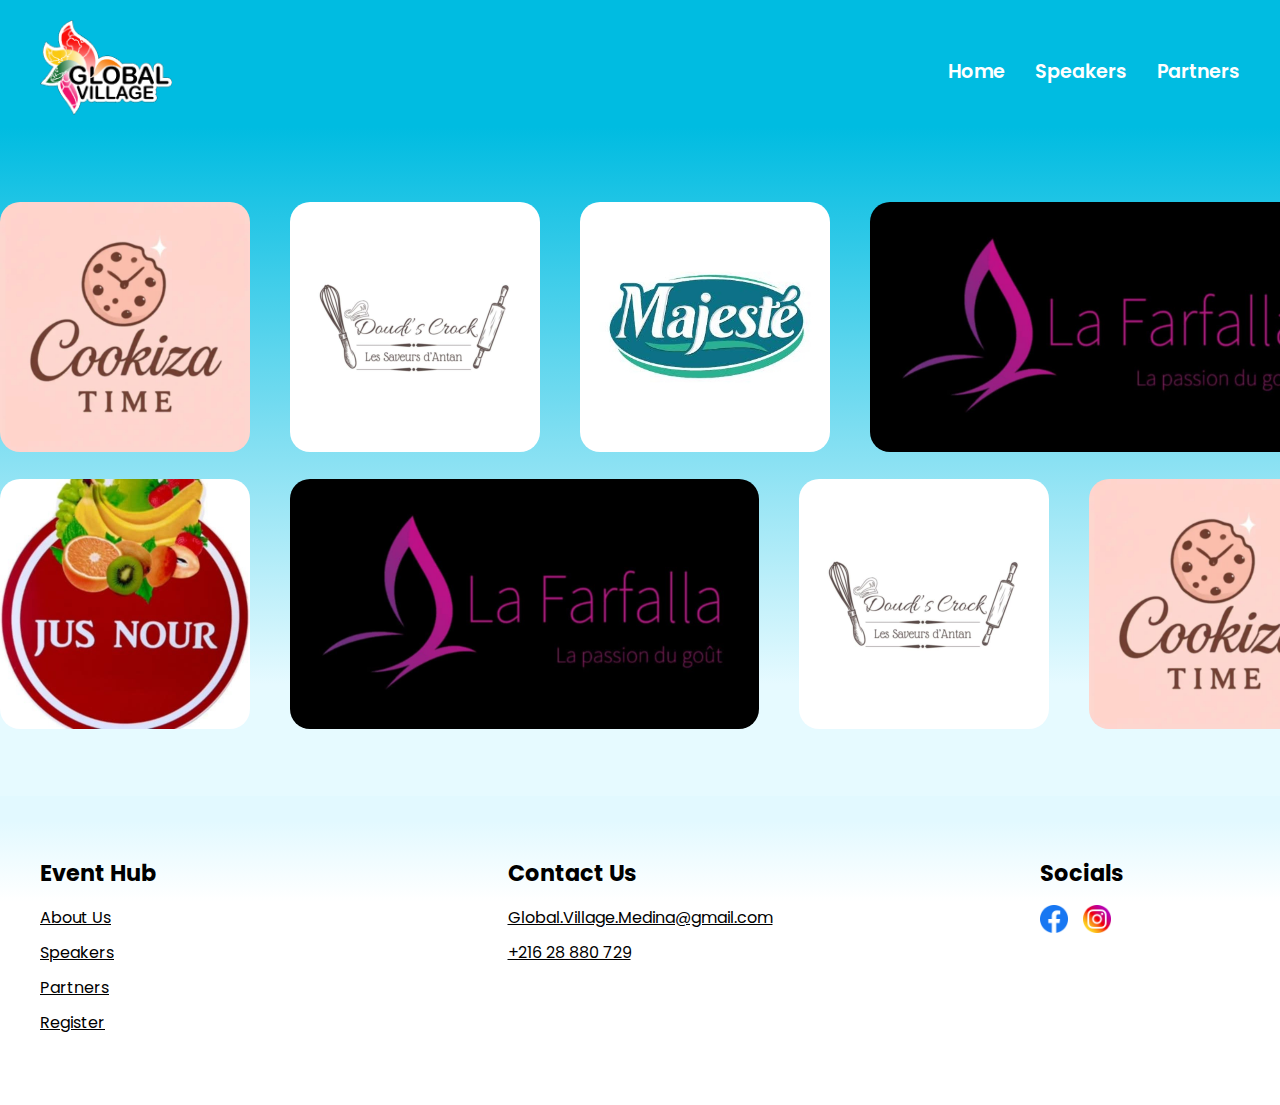
<file: partners.html>
<!DOCTYPE html>
<html lang="en">
<head>
  <meta charset="UTF-8" />
  <meta name="viewport" content="width=device-width, initial-scale=1.0"/>
  <title>Register</title>
  <link rel="stylesheet" href="style.css" />
  <link href="https://fonts.googleapis.com/css2?family=Poppins:wght@300;400;600;700&display=swap" rel="stylesheet">
  <link rel="icon" type="image/png" href="img/favicon.png">
</head>
<body>

  <div class="ab">
    <header class="header">
      <a href="index.html"> <img src="img/favicon.png" alt="Global Village Logo" class="logo" /></a>
      <div class="hamburger" id="hamburger">&#9776;</div>
      <nav id="nav-menu">
        <a href="./index.html">Home</a>
        <a href="./speakers.html">Speakers</a>
        <a href="./partners.html">Partners</a>
      </nav>
    </header>

    <!-- Partners Section -->
    <section class="partner-section">
      <!-- First Row -->
      <div class="scroll-bar">
        <div class="scroll-content">
          
          <img src="./img/p4.jpeg" alt="">
          <img src="./img/p5.jpeg" alt="">
            <img src="./img/p1.jpg" alt="">
            <img src="./img/p6.jpeg" alt="">
          <img src="./img/p7.jpeg" alt="">
          <img src="./img/p2.jpeg" alt="">
          <img src="./img/p3.jpeg" alt="">
          
          <img src="./img/p5.jpeg" alt="">
          <img src="./img/p6.jpeg" alt="">
          <img src="./img/p7.jpeg" alt="">
                    <img src="./img/p4.jpeg" alt="">

          <img src="./img/p1.jpg" alt="">
          <img src="./img/p2.jpeg" alt="">
          <img src="./img/p3.jpeg" alt="">
        </div>
      </div>

      <!-- Second Row (reverse direction) -->
      <div class="scroll-bar reverse">
        <div class="scroll-content">
          <img src="./img/p7.jpeg" alt="">
          <img src="./img/p6.jpeg" alt="">
          <img src="./img/p5.jpeg" alt="">
          <img src="./img/p4.jpeg" alt="">
          <img src="./img/p3.jpeg" alt="">
          <img src="./img/p2.jpeg" alt="">
          <img src="./img/p1.jpg" alt="">

          <img src="./img/p7.jpeg" alt="">
          <img src="./img/p6.jpeg" alt="">
          <img src="./img/p5.jpeg" alt="">
          <img src="./img/p4.jpeg" alt="">
          <img src="./img/p3.jpeg" alt="">
          <img src="./img/p2.jpeg" alt="">
          <img src="./img/p1.jpg" alt="">
        </div>
      </div>
    </section>

    <style>
      .partner-section {
        padding: 40px 0;
      }

      .scroll-bar {
        overflow: hidden;
        white-space: nowrap;
        position: relative;
        user-select: none;
        margin: 20px 0;
      }

      .scroll-content {
        display: inline-flex;
        gap: 40px;
        animation: scroll-left 20s linear infinite;
      }

      .reverse .scroll-content {
        animation: scroll-right 25s linear infinite;
      }

      .scroll-content img {
        height: 250px;
        border-radius: 20PX;
        pointer-events: none;
      }
       @media (max-width: 400px) {
        .scroll-content img {
          height: 200px;
        }
      }
      @keyframes scroll-left {
        0% { transform: translateX(0); }
        100% { transform: translateX(-50%); }
      }

      @keyframes scroll-right {
        0% { transform: translateX(-50%); }
        100% { transform: translateX(0); }
      }
    </style>

  </div>

  <footer>
    <div class="footer-grid">
      <div class="footer-column">
        <h4>Event Hub</h4>
        <ul>
          <li><a href="./index.html">About Us</a></li>
          <li><a href="./speakers.html">Speakers</a></li>
          <li><a href="./partners.html">Partners</a></li>
          <li><a href="./register.html">Register</a></li>
        </ul>
      </div>

      <div class="footer-column">
        <h4>Contact Us</h4>
        <ul>
          <li><a href="mailto:Global.Village.Medina@gmail.com">Global.Village.Medina@gmail.com</a></li>
          <li><a href="tel:+21628880729">+216 28 880 729</a></li>
        </ul>
      </div>

      <div class="footer-column">
        <h4>Socials</h4>
        <div class="social-icons">
          <a href="https://www.facebook.com/events/728683419516837" target="_blank"><img src="img/facebook.png" alt="Facebook Icon" /></a>
          <a href="https://www.instagram.com/global_village_2k25/" target="_blank"><img src="img/instagram.png" alt="Instagram Icon" /></a>
        </div>
      </div>
    </div>
  </footer>

  <!-- Shared JS (hamburger, etc.) -->
  <script>
    const hamburger = document.getElementById("hamburger");
    const navMenu = document.getElementById("nav-menu");
    hamburger.addEventListener("click", () => navMenu.classList.toggle("active"));
  </script>

</body>
</html>
</file>
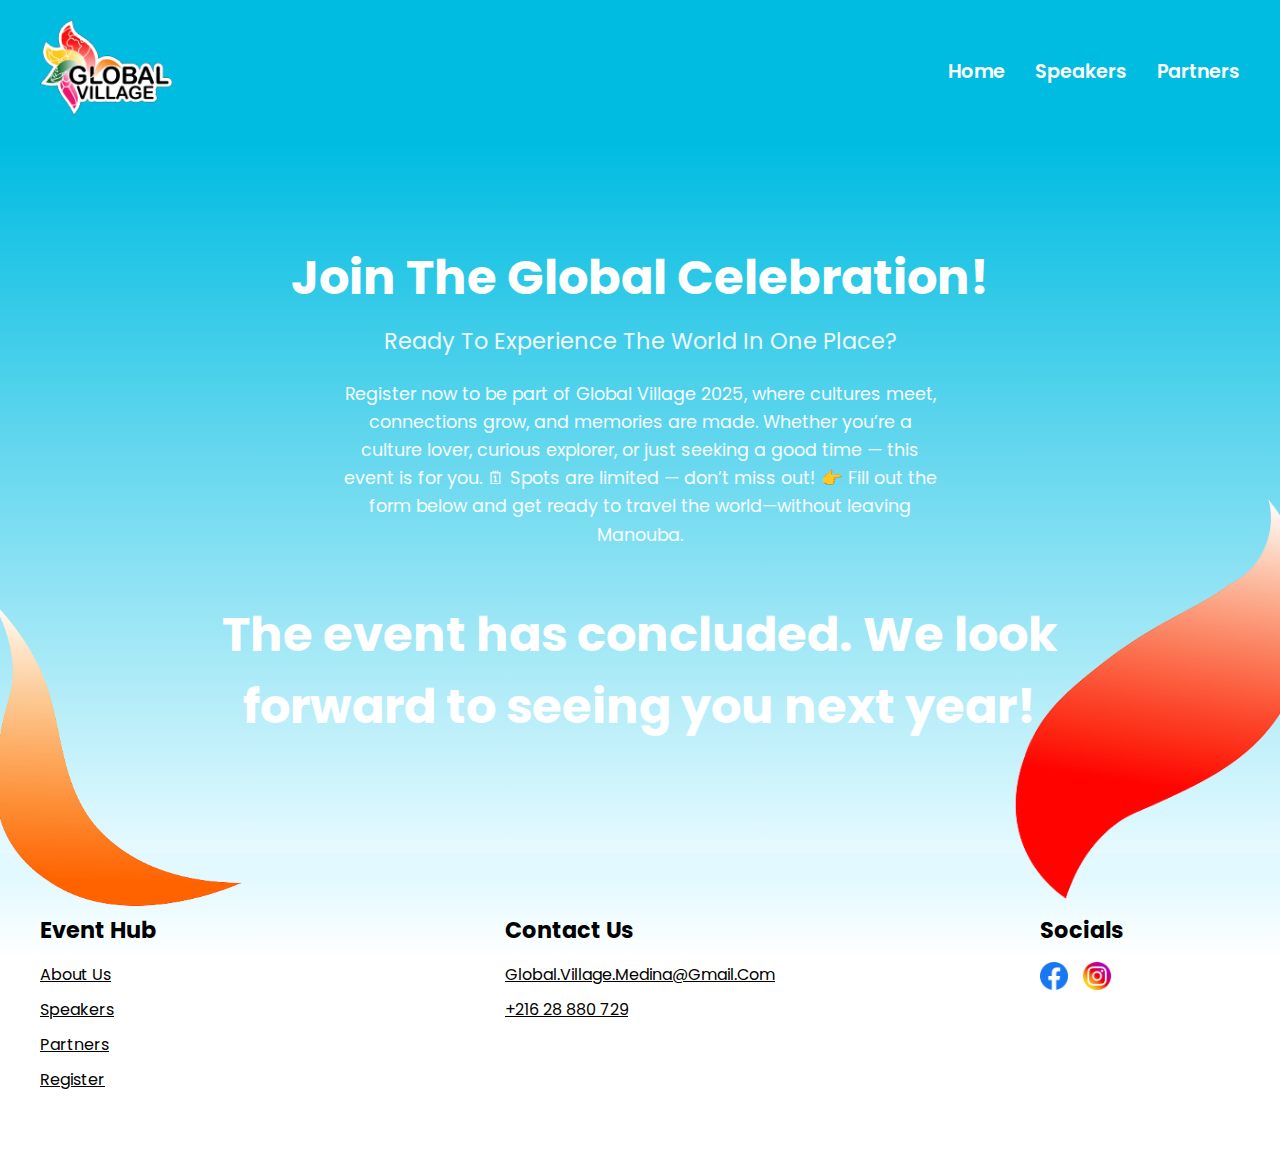
<file: register.html>
<!DOCTYPE html>
<html lang="en">

<head>
  <meta charset="UTF-8" />
  <meta name="viewport" content="width=device-width, initial-scale=1.0" />
  <title>Register</title>
  <link rel="stylesheet" href="style.css" />
  <link href="https://fonts.googleapis.com/css2?family=Poppins:wght@300;400;600;700&display=swap" rel="stylesheet">
  <link rel="icon" type="image/png" href="img/favicon.png">
</head>

<body>

  <!-- Shared Decorations -->
  <img src="img/regorange.png" class="bg-shaperror" alt="Decorative Shape">
  <img src="img/regred.png" class="bg-shaperredd" alt="Decorative Shape">



  <div class="ab">
    <!-- Header -->
    <header class="header">
      <a href="index.html"> <img src="img/favicon.png" alt="Global Village Logo" class="logo" /></a>
      <div class="hamburger" id="hamburger">&#9776;</div>
      <nav id="nav-menu">
        <a href="./index.html">Home</a>
        <a href="./speakers.html">Speakers</a>
        <a href="./partners.html">Partners</a>
      </nav>
    </header>


    <!-- Registration Section -->
    <section class="register-page">
      <div class="in">

        <h1>Join The Global Celebration!</h1>
        <p class="sub-header">Ready To Experience The World In One Place?</p>
        <p class="desc">
          Register now to be part of Global Village 2025, where cultures meet, connections grow, and memories are made.
          Whether you’re a culture lover, curious explorer, or just seeking a good time — this event is for you.
          🗓 Spots are limited — don’t miss out!
          👉 Fill out the form below and get ready to travel the world—without leaving Manouba.
        </p>


        <h1 class="end">The event has concluded. We look forward to seeing you next year!</h1>



        <!--<div id="loader" class="loader-overlay" style="display: none;">
          <div class="spinner"></div>
        </div>



        <form id="registrationForm" class="register-form" method="POST"
          action="https://script.google.com/macros/s/AKfycbw4HkI2MsW96I8FdiEaztEBsnM-u1RHC76U0h2eh67tIbNqPbY_wuFBbr-bzhMaKxqrSA/exec">
          <input type="hidden" name="type" value="participant" />
          <input type="hidden" name="Code" id="code" />

          <input type="text" name="Full Name" placeholder="Full Name" required>
          <input type="email" name="Email" placeholder="Email" required>
          <div class="phone-wrapper">
            <input type="tel" name="Phone Number" placeholder="Phone Number ( Exemple : +216 28 880 729)" required>
          </div>
          <label class="agree">
            <input type="checkbox" id="agree">
            I agree to let AIESEC use my contact for future events and partner promotions.
          </label>
          <button type="submit" class="btn-primary">Register Now !</button>
        </form>-->
        <p class="end">


        </p>
      </div>
    </section>
  </div>

  <footer>
    <div class="footer-grid">
      <div class="footer-column">
        <h4>Event Hub</h4>
        <ul>
          <li><a href="./index.html">About Us</a></li>
          <li><a href="./speakers.html">Speakers</a></li>
          <li>        <a href="./partners.html">Partners</a>
</li>
          <li><a href="./register.html">Register</a></li>
        </ul>
      </div>

      <div class="footer-column">
        <h4>Contact Us</h4>
        <ul>
          <li><a href="mailto:Global.Village.Medina@Gmail.Com">Global.Village.Medina@Gmail.Com</a></li>
          <li><a href="tel:+21628880729">+216 28 880 729</a></li>
        </ul>
      </div>

      <div class="footer-column">
        <h4>Socials</h4>
        <div class="social-icons">
          <a href="https://www.facebook.com/events/728683419516837" target="_blank"><img src="img/facebook.png"
              alt="Facebook Icon" /></a>
          <a href="https://www.instagram.com/global_village_2k25/" target="_blank"><img src="img/instagram.png"
              alt="Instagram Icon" /></a>
        </div>
      </div>
    </div>
  </footer>



  <!-- Shared JS (hamburger, etc.) -->
  <script>
    const hamburger = document.getElementById("hamburger");
    const navMenu = document.getElementById("nav-menu");
    hamburger.addEventListener("click", () => navMenu.classList.toggle("active"));

    const form = document.getElementById("registrationForm");
const formElements = form.elements;
const loader = document.getElementById("loader");

form.addEventListener("submit", function (event) {
  event.preventDefault();

  const randomNumber = Math.floor(Math.random() * 10000);
  const visitorCode = "Participant-" + randomNumber;
  document.getElementById("code").value = visitorCode;

  const data = new FormData(form);
  const action = form.action;

  // Show loader
  loader.style.display = "flex";

  for (const element of formElements) {
    element.disabled = true;
  }

  fetch(action, {
    method: "POST",
    body: data,
  })
  .then((response) => {
    if (!response.ok) throw new Error("Network response was not ok");
    return response.json();
  })
  .then((data) => {
    // Redirect to welcome page
    window.location.href = "welcome.html";
  })
  .catch((error) => {
    console.error("Registration error:", error);
    alert("There was an error. Please try again.");
    for (const element of formElements) {
      element.disabled = false;
    }
    loader.style.display = "none"; // hide loader on error
  });
});

  </script>

</body>

</html>
</file>
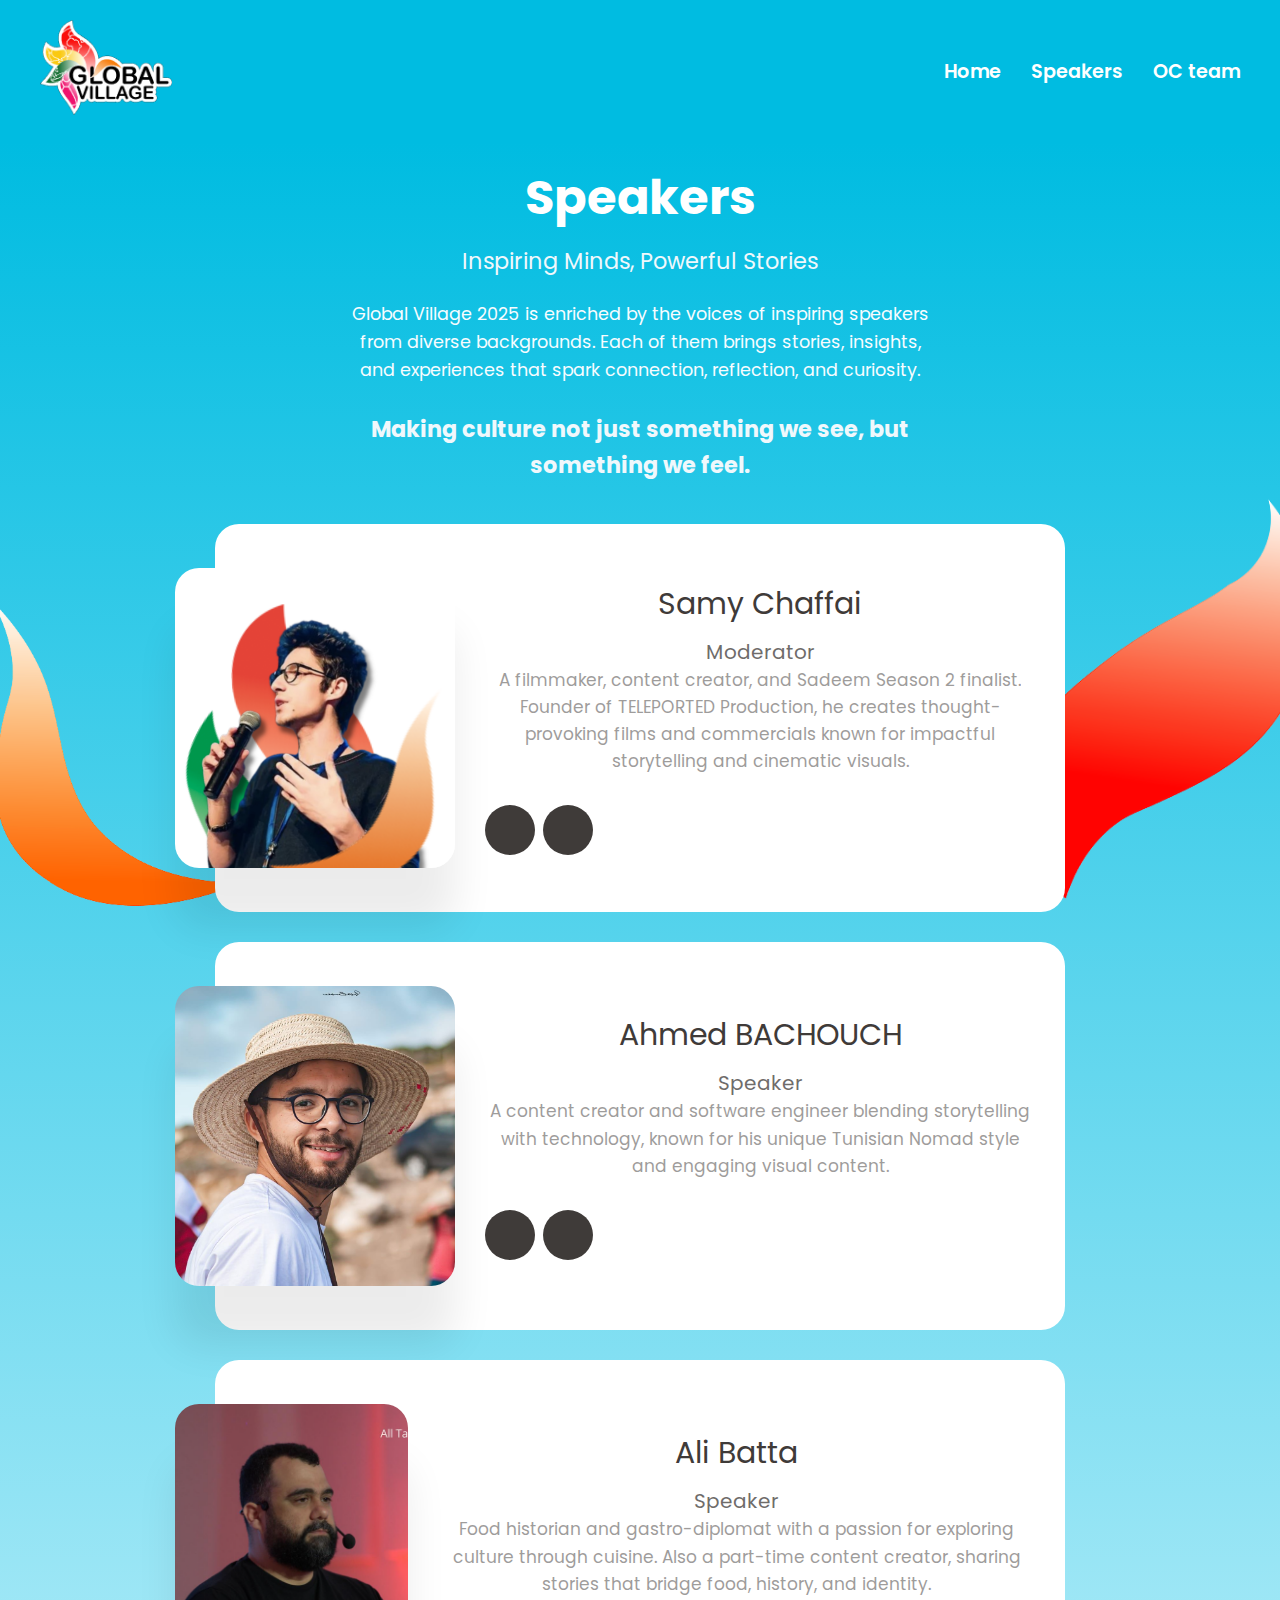
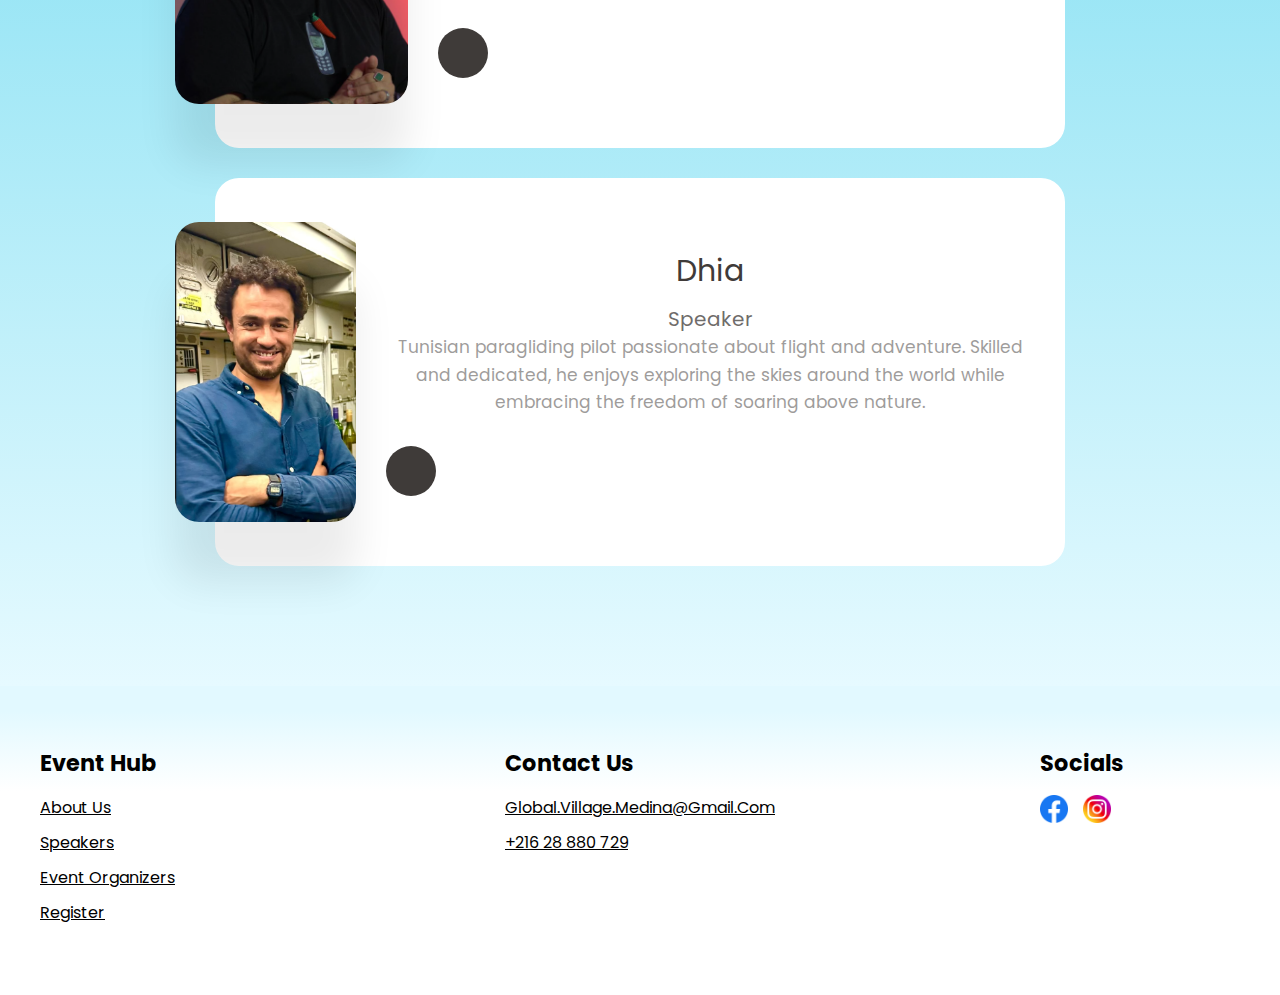
<file: speakers.html>
<!DOCTYPE html>
<html lang="en">

<head>
  <meta charset="UTF-8" />
  <meta name="viewport" content="width=device-width, initial-scale=1.0" />
  <title>Register</title>
  <link rel="stylesheet" href="style.css" />
  <link href="https://fonts.googleapis.com/css2?family=Poppins:wght@300;400;600;700&display=swap" rel="stylesheet">
  <link rel="icon" type="image/png" href="img/favicon.png">
  <link rel="stylesheet" href="https://cdnjs.cloudflare.com/ajax/libs/font-awesome/6.5.1/css/all.min.css"
    integrity="sha512-DTOQO9RWCH3ppGqcWaEA1BIZOC6xxalwEsw9c2QQeAIftl+Vegovlnee1c9QX4TctnWMn13TZye+giMm8e2LwA=="
    crossorigin="anonymous" referrerpolicy="no-referrer" />

  <style>
    .cards {
      display: flex;
      align-items: center;
      flex-wrap: wrap;
      flex-direction: row;
      justify-content: center;
      margin: 0;
      margin-bottom: 70PX;
    }

    .carde {
      display: flex;
      align-items: center;
      width: 85vw;
      max-width: 850px;
      padding: 44px 30px 44px 20px;
      background: #ffffff;
      margin-bottom: 30px;
      border-radius: 24px;
      color: #3f3b39 !important;
    }

    .carde img {
      max-width: 280px;
      width: 36vw;
      height: 300px;
      object-fit: cover;
      margin-left: -60px;
      margin-right: 30px;
      border-radius: inherit;
      box-shadow: 0 60px 40px rgb(0 0 0 / 8%);
      transition: border-radius 0.3s;
    }

    .carde h2 {
      font-weight: bolder;
      font-size: 30px;
      font-weight: 400;
      margin-top: 0;
      margin-bottom: 10px;
    }

    .carde h3 {
      font-size: 20px;
      font-weight: 400;
      margin: 0;
      opacity: 0.75;
    }

    .carde p {
      font-size: 17px;
      font-weight: 400;
      margin-bottom: 30px;
      opacity: 0.5;
    }

    .socials {
      display: flex;
      align-items: center;
      gap: 8px;
    }

    .socials>a {
      position: relative;
      border: 0;
      background: transparent;
      color: #f8f8f8;
      padding: 0;
    }

    .socials>a:first-child::before {
      content: "";
      position: absolute;
      z-index: 0;
      top: 50%;
      left: 50%;
      width: 52px;
      height: 52px;
      translate: -50% -50%;
      border-radius: 50%;
      background: var(--gradient);
      transition: 0.3s;
      transform: translateY(0);
    }

    .socials>a>i {
      position: relative;
      z-index: 1;
      border: 4px solid var(--card);
      background: #3f3b39;
      display: grid;
      place-items: center;
      font-size: 24px;
      width: 50px;
      height: 50px;
      border-radius: 40px;
    }

    @media (width <=700px) {
      .cards {
    display: flex
;
    align-items: center;
    flex-wrap: wrap;
    flex-direction: row;
    justify-content: center;
    margin: 0;
    margin-bottom: 0PX;
}
      .carde {
        margin: 0 40px;
        padding-left: 50px;
        padding-right: 50px;
        padding-bottom: 60px;
        width: 100%;
                MARGIN-TOP: 90PX;
        text-align: center;
        flex-direction: column;
      }

      .carde h2 {
        margin-right: 0;
        font-size: 26px;
      }

      .carde img {
        margin: -100px 0 30px 0;
        width: 100%;
        max-width: 1000px;
        height: 250px;
      }

      .carde p {
        max-width: 360px;
      }

      .socials {
        justify-content: center;
      }
    }

    @media (width <=440px) {
      .carde {
        margin: 0 40px;
        padding-left: 50px;
        padding-right: 50px;
        padding-bottom: 50px;
        margin-bottom: 10PX;
        width: 100%;
        MARGIN-TOP: 107PX;
        text-align: center;
        flex-direction: column;
    }
        .carde h2 {
        margin-right: 0;
        font-size: 21px;
    }
    .carde h3 {
      font-weight: bolder;
    font-size: 17px;
    }
    .carde P {
    font-size: 16px;
    }
      .carde img {
        height: 50vw;
        width: 50vw;
        border-radius: 50%;
        border: 12px solid var(--card);
        box-shadow: none;
        margin: -140px 0 30px 0;
      }
    }
  </style>
</head>

<body>

  <img src="img/regorange.png" class="bg-shaperror" alt="Decorative Shape">
  <img src="img/regred.png" class="bg-shaperredd" alt="Decorative Shape">

  <div class="ab">
    <header class="header">
      <a href="index.html"> <img src="img/favicon.png" alt="Global Village Logo" class="logo" /></a>
      <div class="hamburger" id="hamburger">&#9776;</div>
      <nav id="nav-menu">
        <a href="./index.html">Home</a>
        <a href="./speakers.html">Speakers</a>
        <a href="./404.html">OC team</a>
      </nav>
    </header>

    <section class="register-page sp">
      <div class="in">
        <h1>Speakers</h1>
        <p class="sub-header">Inspiring Minds, Powerful Stories</p>
        <p class="desc">
          Global Village 2025 is enriched by the voices of inspiring speakers from diverse backgrounds. Each of them
          brings stories, insights, and experiences
          that spark connection, reflection, and curiosity. <br><br>
          <strong class="sub-header">Making culture not just something we see, but something we feel.</strong>
        </p>
        <div class="cards">
          <div class="carde">
            <img src="./img/samy.png" />
            <div>
              <h2>Samy Chaffai</h2>
              <h3>Moderator</h3>
              <p>
A filmmaker, content creator, and Sadeem Season 2 finalist. Founder of TELEPORTED Production, he creates thought-provoking films and commercials known for impactful storytelling and cinematic visuals.              </p>
              <div class="socials">
                <a href="https://www.instagram.com/samy.chaffai/" target="_blank">
                  <i class="fa-brands fa-instagram"></i>
                </a>
                <a href="https://www.linkedin.com/in/samy-chaffa%C3%AF/" target="_blank">
                  <i class="fa-brands fa-linkedin"></i>
                </a>
              </div>
            </div>
          </div>
          <div class="carde">
            <img src="./img/ahmedb.jpg" />
            <div>
              <h2>Ahmed BACHOUCH</h2>
              <h3>Speaker</h3>
              <p>
A content creator and software engineer blending storytelling with technology, known for his unique Tunisian Nomad style and engaging visual content.

              </p>
              <div class="socials">
                <a href="https://www.instagram.com/bachouch_albachouch" target="_blank">
                  <i class="fa-brands fa-instagram"></i>
                </a>
                <a href="https://www.linkedin.com/in/ahmed-bachouch/" target="_blank">
                  <i class="fa-brands fa-linkedin"></i>
                </a>
              </div>
            </div>
          </div>
          <div class="carde">
            <img src="./img/batta.jpg" />
            <div>
              <h2>Ali Batta</h2>
              <h3>Speaker</h3>
              <p>
               Food historian and gastro-diplomat with a passion for exploring culture through cuisine. Also a part-time content creator, sharing stories that bridge food, history, and identity.
              </p>
              <div class="socials">
                <a href="https://www.instagram.com/alibattaeats" target="_blank">
                  <i class="fa-brands fa-instagram"></i>
                </a>
              </div>
            </div>
          </div>
          <div class="carde">
            <img src="./img/dhia.PNG" />
            <div>
              <h2>Dhia</h2>
              <h3>Speaker</h3>
              <p>
Tunisian paragliding pilot passionate about flight and adventure. Skilled and dedicated, he enjoys exploring the skies around the world while embracing the freedom of soaring above nature.

              </p>
              <div class="socials">
                <a href="https://www.instagram.com/fly_with_dhia/" target="_blank">
                  <i class="fa-brands fa-instagram"></i>
                </a>
              </div>
            </div>
          </div>



        </div>
      </div>
    </section>
  </div>

  <footer>
    <div class="footer-grid">
      <div class="footer-column">
        <h4>Event Hub</h4>
        <ul>
          <li><a href="./index.html">About Us</a></li>
          <li><a href="./speakers.html">Speakers</a></li>
          <li><a href="./404.html">Event Organizers</a></li>
          <li><a href="./register.html">Register</a></li>
        </ul>
      </div>

      <div class="footer-column">
        <h4>Contact Us</h4>
        <ul>
          <li><a href="mailto:Global.Village.Medina@Gmail.Com">Global.Village.Medina@Gmail.Com</a></li>
          <li><a href="tel:+21628880729">+216 28 880 729</a></li>
        </ul>
      </div>

      <div class="footer-column">
        <h4>Socials</h4>
        <div class="social-icons">
          <a href="https://www.facebook.com/events/728683419516837" target="_blank"><img src="img/facebook.png"
              alt="Facebook Icon" /></a>
          <a href="https://www.instagram.com/global_village_2k25/" target="_blank"><img src="img/instagram.png"
              alt="Instagram Icon" /></a>
        </div>
      </div>
    </div>
  </footer>

</body>

</html>
</file>
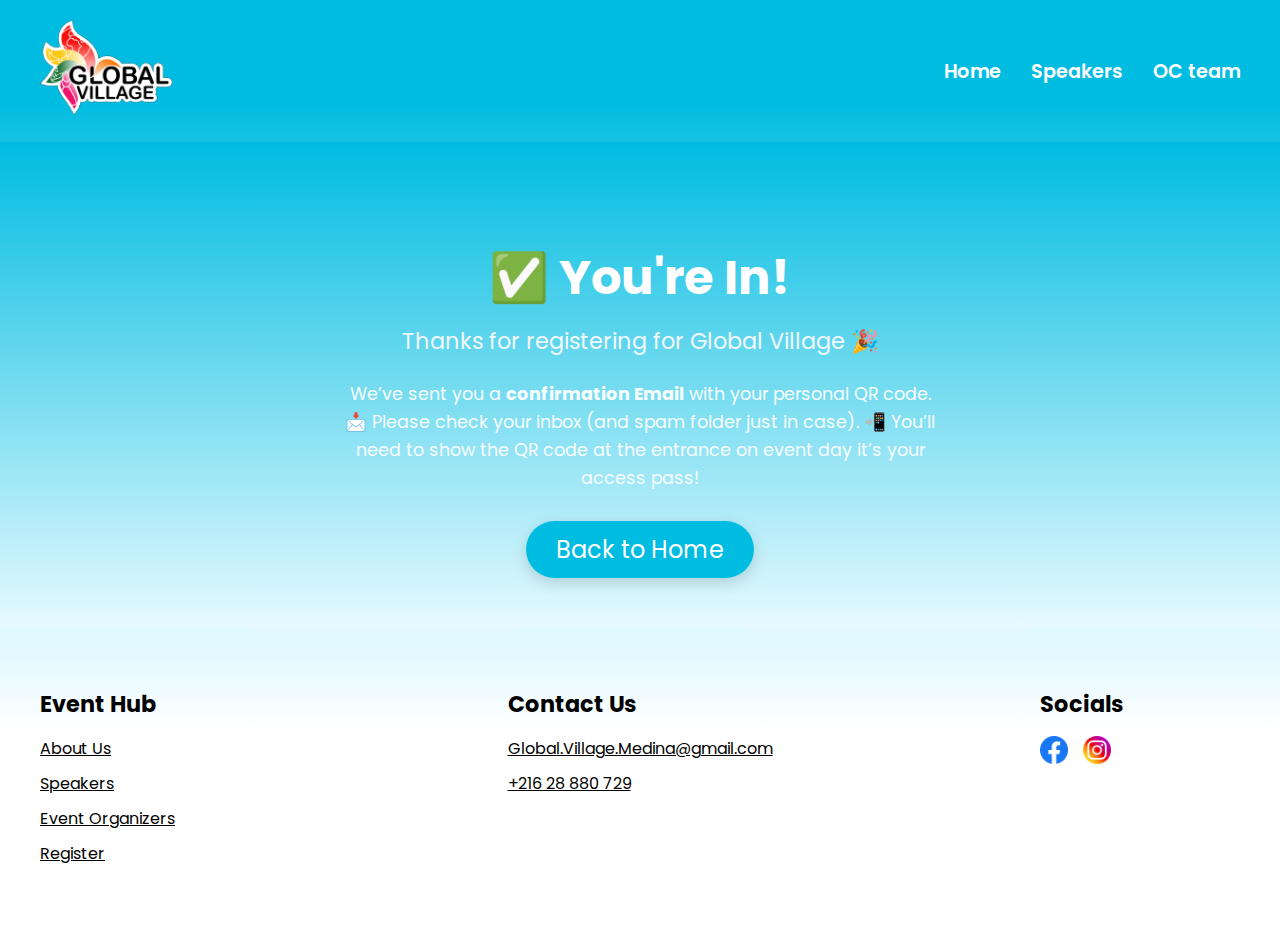
<file: welcome.html>
<!DOCTYPE html>
<html lang="en">
<head>
  <meta charset="UTF-8" />
  <meta name="viewport" content="width=device-width, initial-scale=1.0"/>
  <title>Register</title>
  <link rel="stylesheet" href="style.css" />
  <link href="https://fonts.googleapis.com/css2?family=Poppins:wght@300;400;600;700&display=swap" rel="stylesheet">
  <link rel="icon" type="image/png" href="img/favicon.png">
</head>
<body>




  <div class="ab">
    <!-- Header -->
    <header class="header">
      <a href="index.html"> <img src="img/favicon.png" alt="Global Village Logo" class="logo" /></a>
      <div class="hamburger" id="hamburger">&#9776;</div>
      <nav id="nav-menu">
        <a href="./index.html">Home</a>
        <a href="./speakers.html">Speakers</a>
        <a href="./404.html">OC team</a>
      </nav>
    </header>


  <!-- Registration Section -->
  <section class="register-page no">
    <div class="in">
    
    <h1>✅ You're In!</h1>
    <p class="sub-header">Thanks for registering for Global Village 🎉</p>
    <p class="desc">
       We’ve sent you a  <strong>confirmation Email</strong> with your personal QR code.
📩 Please check your inbox (and spam folder just in case). 
📲 You’ll need to show the QR code at the entrance on event day it’s your access pass!
    </p>
    
     <a href="./index.html" class="btn-primary">Back to Home</a>
   
    </div>
  </section>
  </div>

<footer>
  <div class="footer-grid">
    <div class="footer-column">
      <h4>Event Hub</h4>
      <ul>
        <li><a href="./index.html">About Us</a></li>
        <li><a href="./speakers.html">Speakers</a></li>
        <li><a href="./404.html">Event Organizers</a></li>
        <li><a href="./register.html">Register</a></li>
      </ul>
    </div>

    <div class="footer-column">
      <h4>Contact Us</h4>
      <ul>
        <li><a href="mailto:Global.Village.Medina@gmail.com">Global.Village.Medina@gmail.com</a></li>
        <li><a href="tel:+21628880729">+216 28 880 729</a></li>
      </ul>
    </div>

    <div class="footer-column">
      <h4>Socials</h4>
      <div class="social-icons">
        <a href="https://www.facebook.com/events/728683419516837" target="_blank"><img src="img/facebook.png" alt="Facebook Icon" /></a>
        <a href="https://www.instagram.com/global_village_2k25/" target="_blank"><img src="img/instagram.png" alt="Instagram Icon" /></a>
      </div>
    </div>
  </div>
</footer>



  <!-- Shared JS (hamburger, etc.) -->
  <script>
    const hamburger = document.getElementById("hamburger");
    const navMenu = document.getElementById("nav-menu");
    hamburger.addEventListener("click", () => navMenu.classList.toggle("active"));
  </script>

</body>
</html>
</file>
<file: style.css>
/* =================== RESET & GLOBAL =================== */
* {
  margin: 0;
  padding: 0;
  box-sizing: border-box;
}

html {
  scroll-behavior: smooth;
}

body {
  font-family: 'Poppins', sans-serif;
  color: #222;
  background: #fff;
}

h1 {
  font-size: clamp(2rem, 5vw, 3.5rem);
  margin-bottom: 20px;
}

h2 {
  font-size: clamp(1.3rem, 5vw, 2.5rem);
  margin-bottom: 20px;
}

h4 {
  font-size: 1.2rem;
  margin-bottom: 20px;
}

p {
  font-size: clamp(0.9rem, 1.8vw, 1.25rem);
  margin-bottom: 15px;
  line-height: 1.6;
}


a {
  text-decoration: none;
  transition: 0.2s ease;
}

/* =================== BACKGROUND WRAPPERS =================== */
.bb {
  background: linear-gradient(to bottom, #00bce1, #e6faff);
  z-index: -2
}

.tt {
  background: linear-gradient(to bottom, #e6faff, #00bce1);
}

/* =================== HEADER =================== */
.header {
  display: flex;
  justify-content: space-between;
  align-items: center;
  padding: 20px 40px;
  position: relative;
  z-index: 10;
}

.logo {
  height: 95px;
}

nav {
  display: flex;
  gap: 30px;
}

nav a {
  font-size: 1.2rem;
  color: #ffffff;
  font-weight: 600;
}

/* =================== HAMBURGER + MOBILE NAV =================== */
.hamburger {
  display: none;
  font-size: 30px;
  color: white;
  cursor: pointer;
  position: absolute;
  top: 25px;
  right: 25px;
  z-index: 999;
}

@media (max-width: 1024px) {
  nav {
    display: none;
    flex-direction: column;
    align-items: flex-start;
    background: #00bce1;
    padding: 20px;
    position: absolute;
    top: 70px;
    right: 20px;
    border-radius: 12px 0 12px 12px;
    z-index: 3;
    width: 220px;
    box-shadow: -5px 5px 15px rgba(0, 0, 0, 0.2);
    animation: slideInRight 0.3s ease forwards;
  }

  nav.active {
    display: flex;

  }

  .hamburger {
    display: block;
  }

  .hero {
    margin-top: 60px;
  }
}

@keyframes slideInRight {
  from {
    transform: translateX(100%);
    opacity: 0;
  }

  to {
    transform: translateX(0);
    opacity: 1;
  }
}

/* =================== HERO =================== */
.hero {
  text-align: center;
  padding: 100px 20px 80px;
  color: white;
  position: relative;
  overflow: hidden;
  z-index: 2
}

.hero p {
  font-size: clamp(1rem, 2.5vw, 1.7rem);
  margin-bottom: 30px;
}

.btn-primary {
  background: #00bce1;
  color: #fff;
  padding: 12px 30px;
  border: none;
  border-radius: 30px;
  font-size: 1.5rem;
  box-shadow: 0 5px 15px rgba(0, 0, 0, 0.15);
  cursor: pointer;
  margin: 20px 0;
  transition: background 0.5s ease;
}

.btn-primary:hover {
  background: #ffffff;
  color: #00bce1;
}

/* =================== COUNTDOWN =================== */
.countdown {
  background: #ffffff;
  border-radius: 20px;
  box-shadow: 0 8px 30px rgba(0, 0, 0, 0.08);
  display: flex;
  justify-content: center;
  align-items: center;
  gap: 40px;
  padding: 25px 40px;
  margin: 40px auto 0;
  color: #2c2c2c;
  font-family: 'Poppins', sans-serif;
  max-width: 580px;
  flex-wrap: wrap;
  animation: fadeIn 1s ease-in-out;
}

.countdown div {
  text-align: center;
  font-weight: 600;
  min-width: 70px;
}

.countdown label {
  font-size: 1rem;
  color: #aaa;
  display: block;
  margin-bottom: 6px;
  letter-spacing: 0.5px;
  text-transform: uppercase;
}

.countdown span {
  font-size: 2.4rem;
  font-weight: 700;
  letter-spacing: 0.5px;
  color: #333;
  animation: pulse 2s infinite ease-in-out;
}


@keyframes pulse {

  0%,
  100% {
    transform: scale(1);
  }

  50% {
    transform: scale(1.04);
  }
}

@keyframes fadeIn {
  from {
    opacity: 0;
    transform: translateY(20px);
  }

  to {
    opacity: 1;
    transform: translateY(0);
  }
}



/* =================== ABOUT =================== */
.about {
  background: linear-gradient(0deg, rgba(255, 255, 255, 1) 74%, rgba(229, 250, 255, 1) 100%);

  display: flex;
  flex-wrap: wrap;
  padding: 60px 40px;
  gap: 40px;
  align-items: center;
}

.about-text {
  z-index: 3;
  flex: 1;
  min-width: 280px;
}

.about-video {
  z-index: 3;
  flex: 1;
  max-width: 480px;
}

.video-fixed {
  display: flex;
  justify-content: center;
  align-items: center;
}

.video-fixed video,
.video-fixed img {
  width: 100%;
  max-width: 360px;
  height: 540px;
  object-fit: cover;
  border-radius: 12px;
  box-shadow: 0 5px 15px rgba(0, 0, 0, 0.15);
}

/* =================== AIESEC SECTION =================== */
.aiesec-section {
  background: linear-gradient(180deg, rgba(255, 255, 255, 1) 74%, rgba(229, 250, 255, 1) 100%);

  display: flex;
  flex-wrap: wrap;
  gap: 40px;
  align-items: center;
  padding: 60px 40px;
}

.aiesec-image,
.aiesec-text {
  z-index: 3;

  flex: 1;
  min-width: 280px;
}

.aiesec-image img {
  width: 100%;
  border-radius: 12px;
}

/* =================== BENEFITS =================== */
.benefits {
  padding: 60px 30px;
  text-align: center;
}

.benefit-grid {
  display: grid;
  grid-template-columns: repeat(auto-fit, minmax(260px, 1fr));
  gap: 20px;
  margin-top: 30px;
}

.card {
  background: white;
  border-radius: 15px;
  padding: 20px;
  text-align: left;
  box-shadow: 0 5px 15px rgba(0, 0, 0, 0.1);
}

/* =================== IMPACT =================== */
/* IMPACT SECTION */
.impact {
  color: white;
  padding: 80px 20px;
  text-align: center;
}

.impact h2 {
  font-size: clamp(2rem, 5vw, 2.8rem);
  margin-bottom: 40px;
}

.impact-boxes {
    display: flex;
    flex-wrap: nowrap;
    justify-content: center;
    gap: 30px;
    margin-bottom: 40px;
}

.impact-item {
  background: white;
  color: #222;
  padding: 30px 25px;
  border-radius: 15px;
  min-width: 190px;
  min-height: 140px;
  text-align: center;
  box-shadow: 0 8px 20px rgba(0, 0, 0, 0.1);
  transition: transform 0.3s ease;
}

.impact-item:hover {
  transform: translateY(-5px);
}

.impact-item strong {
  display: block;
  font-size: 2.8rem;
  color: #00bce1;
  margin-bottom: 8px;
  font-weight: 700;
}

.impact-item p {
  font-size: 1.1rem;
  color: #555;
}
@media (max-width: 900px) {

.impact-boxes {
    display: flex;
    flex-wrap: nowrap;
    justify-content: center;
    gap: 10px;
    margin-bottom: 30px;
}

.impact-item {
  background: white;
  color: #222;
  padding: 30px 25px;
  border-radius: 15px;
  min-width: 100px;
  min-height: 140px;
  text-align: center;
  box-shadow: 0 8px 20px rgba(0, 0, 0, 0.1);
  transition: transform 0.3s ease;
}

.impact-item:hover {
  transform: translateY(-5px);
}

.impact-item strong {
  display: block;
  font-size: 2rem;
  color: #00bce1;
  margin-bottom: 8px;
  font-weight: 700;
}

.impact-item p {
  font-size: 0.9rem;
  color: #555;
}
}

@media (max-width: 495px) {
  .impact-boxes {
    flex-wrap: nowrap;
    justify-content: space-between;
    gap: 6px;
    padding: 10px 0;
  }

  .impact-item {
    flex: 1;
    min-width: auto;
    padding: 5px; 
    min-height: auto;
    border-radius: 10px;
    box-shadow: 0 3px 10px rgba(0, 0, 0, 0.06);
  }

  .impact-item strong {
    font-size: 1rem;
    margin-bottom: 4px;
  }

  .impact-item p {
    font-size: 0.65rem;
    line-height: 1.3;
    font-weight: bolder;
  }

  .impact h2 {
    font-size: 1.5rem;
    margin-bottom: 25px;
  }
}
@media (max-width: 640px) {
  
    .impact-item p {
    font-size: 0.65rem;
    line-height: 1.3;
    font-weight: bolder;
  }
      .impact-item strong {
        display: block;
        font-size: 1.3rem;
        margin-bottom: 8px;
        font-weight: 700;
    }
  
}

/* =================== FOOTER =================== */
footer {
  background: linear-gradient(180deg, #e2f9ff 8%, #ffffff 34%);
  padding: 60px 40px;
  font-family: 'Poppins', sans-serif;
  color: #222;
}

.footer-grid {
  display: flex;
  flex-direction: row;
  justify-content: space-between;
  align-items: flex-start;
  gap: 50px;
  flex-wrap: wrap;
  max-width: 1200px;
  margin: 0 auto;
}

.footer-column {
  min-width: 200px;
}

.footer-column h4 {
  font-size: 1.4rem;
  margin-bottom: 15px;
  color: #000;
}

.footer-column ul {
  list-style: none;
  padding: 0;
  margin: 0;
}

.footer-column li {
  margin-bottom: 10px;
}

.footer-column a {
  color: #000;
  font-size: 1rem;
  text-decoration: underline;
  transition: color 0.3s ease;
  word-break: break-word;
}

.footer-column a:hover {
  color: #00bce1;
}

.social-icons {
  display: flex;
  gap: 15px;
  align-items: center;
  margin-top: 10px;
}

.social-icons img {
  width: 28px;
  height: 28px;
  transition: transform 0.2s ease;
}

.social-icons img:hover {
  transform: scale(1.1);
}
@media (max-width: 480px) {
  .footer-grid {
    flex-direction: column;
    align-items: flex-start;
    gap: 30px;
  }

  .footer-column {
    width: 100%;
  }

  .footer-column h4 {
    font-size: 1.1rem;
    margin-bottom: 10px;
  }

  .footer-column a {
    font-size: 0.9rem;
  }

  .social-icons {
    gap: 12px;
  }

  .social-icons img {
    width: 24px;
    height: 24px;
  }
}



/* =================== DECORATIVE SHAPE =================== */
/* === BASE SHAPE STYLES (unchanged positions) === */
.bg-shape {
  position: absolute;
  top: 400px;
  left: 100px;
  width: 400px;
  z-index: 1;
  opacity: 0.9;
  pointer-events: none;
}

.bg-shapeg {
  position: absolute;
  top: 0px;
  left: 0px;
  width: 400px;
  z-index: 1;
  opacity: 0.9;
  pointer-events: none;
}

.bg-shaper {
  position: absolute;
  top: 0px;
  right: 0px;
  width: 350px;
  z-index: 1;
  opacity: 0.9;
  pointer-events: none;
}

.bg-shapero {
  position: absolute;
  top: 500px;
  right: 150px;
  width: 300px;
  z-index: 1;
  opacity: 0.9;
  pointer-events: none;
}

.bg-shapervv {
  position: absolute;
  top: 1050px;
  right: 0px;
  width: 400px;
  height: 500px;
  z-index: 4;
  pointer-events: none;
}

.bg-shaperror {
  position: absolute;
  top: 600px;
  left: 0px;
  width: 300px;
  z-index: 3;
  pointer-events: none;
}

.bg-shaperph {
  position: absolute;
  top: 1790px;
  left: 0px;
  width: 400px;
  z-index: 0;
  pointer-events: none;
}

.bg-shaperredd {
  position: absolute;
  top: 450px;
  right: 0px;
  width: 300px;
  height: 500px;
  z-index: 3;
  pointer-events: none;
}
.bg-shapero2 {
  display: none;
}

/* === RESPONSIVE TUNING === */
@media (max-width: 1000px) {
  .bg-shape       { width: 350px; left:-35px; }
  .bg-shapeg      { width: 350px; }
  .bg-shaper      { width: 320px; }
  .bg-shapero     { display: none; }
  .bg-shapero2 {
    display: block;
  position: absolute;
  top: 400px;
  right: 0px;
  width: 220px;
  z-index: 1;
  opacity: 0.9;
  pointer-events: none;
}
  .bg-shapervv    { width: 340px; height: 460px; }
  .bg-shaperror   { width: 250px; }
  .bg-shaperph    { width: 340px; }
  .bg-shaperredd  { width: 260px; height: 460px; }
}

@media (max-width: 768px) {
  .bg-shape       { width: 300px; }
  .bg-shapeg      { width: 300px; }
  .bg-shaper      { width: 270px; }
  .bg-shapero2     { width: 200px;  }
  .bg-shapervv    { width: 300px; height: 420px; z-index: 2; }
  .bg-shaperror   { width: 220px; }
  .bg-shaperph    { width: 300px; }
  .bg-shaperredd  { width: 180px; height: 420px; }
}

@media (max-width: 480px) {
  .bg-shape       { width: 250px;   top: 500px;  left: -110px;

}
  .bg-shapero2     { width: 170px; top: 470px;  }

  .bg-shapeg      { width: 200px; }
  .bg-shaper      { width: 170px; }
  .bg-shapervv    { width: 260px; height: 380px; }
  .bg-shaperror   { width: 200px; }
     .bg-shaperph {
        width: 216px;
        top: 2150px;
    }
  .bg-shaperredd  { width: 100px; height: 380px;  top: 400px;
 }
}
.apgh{
  display: none;
}

/* =================== TABLET RESPONSIVENESS =================== */
@media (max-width: 768px) {
  .logo {
    height: 60px;
  }

  nav a {
    font-size: 1rem;
    margin-bottom: 10px;
  }

  .hero h1 {
    font-size: 2.5rem;
  }

  .hero p {
    font-size: 1.3rem;
  }

  .about {
    flex-direction: column;
    text-align: left;
  }

  .aiesec-section {
    flex-direction: column-reverse;
    text-align: center;
  }
  
  .apg{
    display: none;
  }
  .aiesec-section {
    width: 100%;
    padding: 0px !important;
  }

    .apgh{display: block;
    width: 100% !important;

  }


  .benefit-grid {
    grid-template-columns: 1fr;
  }

  

 

  .video-fixed video,
.video-fixed img {
    width: 90vw;
    height: auto;
  }
}

/* =================== PHONE RESPONSIVENESS =================== */
@media (max-width: 480px) {
  .header {
    padding: 16px 20px;
  }

  .logo {
    height: 75px;
  }

  .hamburger {
    font-size: 28px;
  }

  nav {
    width: 100%;
    right: 0;
    padding: 15px 20px;
  }

  nav a {
    font-size: 16px;
    padding: 8px 0;
    width: 100%;
  }

  .hero {
    padding: 60px 20px 50px;
  }

  .hero h1 {
    font-size: 2.2rem;
  }

  .hero p {
    font-size: 1.4rem;
  }

  .btn-primary {
    font-size: 0.95rem;
    padding: 10px 20px;
  }

  .countdown {
  flex-direction: row;
  flex-wrap: nowrap;
  gap: 10px;
  padding: 15px;
  justify-content: center;
}

.countdown label {
  font-size: 0.65rem;
}

.countdown span {
  font-size: 1.6rem;
}


  .about,
  .aiesec-section {
    padding: 40px 20px;
  }

  .about-text,
  .aiesec-text {
    text-align: center;
  }

  .video-fixed video,
.video-fixed img {
    width: 100%;
    height: auto;
    max-height: 400px;
  }

  .benefits {
    padding: 40px 20px;
  }

  .card {
    font-size: 0.95rem;
  }

 

  
}

.row {
  display: flex;
  flex-wrap: wrap;
  justify-content: center;
  align-items: center;
}

.card {
    border-radius: 33px;
    box-shadow: 7px 7px 13px 0px rgba(50, 50, 50, 0.22);
    padding: 30px;
    margin: 20px;
    width: 400px;
    min-height: 500px;
    transition: all 0.3s ease-out;
}

.card:hover {
  transform: translateY(-5px);
  cursor: pointer;
}



.image {
  float: right;
  max-width: 100px;
  max-height: 100px;
}

.blue {
  border-left: 3px solid #4895ff;
}

.green {
  border-left: 3px solid #3bb54a;
}

.red {
  border-left: 3px solid #b3404a;
}
/* Default (desktop/tablet): show p always, hide toggle arrow */
.card p {
  font-size: 20px;
  display: block;
  opacity: 1;
  max-height: none;
  margin-top: 10px;
  transition: none;
}

.toggle-arrow {
  display: none;
}

/* MOBILE ONLY styles */
@media (max-width: 480px) {
  .image {
  float: right;
  max-width: 70px;
  max-height: 70px;
}
  .card {
    min-height: auto;
}
  .toggle-arrow {
    display: inline-block;
    width: 20px;
    height: 20px;
    margin-top: 8px;
    transition: transform 0.3s ease;
  }

  .card p {
    font-size: 15px;
    max-height: 0;
    opacity: 0;
    overflow: hidden;
    transition: max-height 0.4s ease, opacity 0.4s ease;
    margin: 0;
  }

  .card.active p {
    max-height: 300px;
    opacity: 1;
    margin-top: 8px;
  }

  .card.active .toggle-arrow {
    transform: rotate(180deg);
  }
  .impact {
  color: white;
padding-inline: 20px;
padding-top: 0px;
padding-bottom: 70px;  text-align: center;
}
}



.scroll-up-btn {
  position: fixed;
  bottom: 30px;
  right: 25px;
  background: #00bce1;
  color: #fff;
  padding: 12px 20px;
  border-radius: 30px;
  box-shadow: 0 4px 15px rgba(0, 0, 0, 0.2);
  font-size: 17px;
  font-weight: 600;
  z-index: 999;
  display: none;
  text-decoration: none;
  transition: all 0.3s ease;
}

.scroll-up-btn:hover {
  background: #009ac2;
  transform: translateY(-3px);
}




/* =================== REGISTER PAGE =================== */
.register-page {
  background: linear-gradient(to bottom, #00bce1, #e6faff);
  text-align: center;
  padding: 100px 20px 60px;
  position: relative;
}

.register-page h1 {
  font-size: clamp(2rem, 5vw, 3rem);
  color: #fff;
  margin-bottom: 10px;
}

.register-page .sub-header {
  font-size: clamp(1.1rem, 3vw, 1.4rem);
  color: #f0f8fc;
  margin-bottom: 20px;
}

.register-page .desc {
  font-size: clamp(0.9rem, 2.5vw, 1.1rem);
  color: #f7fcff;
  max-width: 600px;
  margin: 0 auto 40px;
  line-height: 1.6;
}

.register-form {
  max-width: 400px;
  margin: auto;
  text-align: left;
}

.register-form input,
.register-form select {
  width: 100%;
  padding: 12px 16px;
  font-size: 1rem;
  border: none;
  border-radius: 30px;
  margin-bottom: 20px;
  box-shadow: 0 4px 12px rgba(0,0,0,0.1);
}

.phone-wrapper {
  display: flex;
  gap: 10px;
}

.phone-wrapper select {
  max-width: 120px;
}

.agree {
  display: flex;
  align-items: center;
  font-size: 0.9rem;
  margin-bottom: 25px;
}

.agree input {
  margin-right: 10px;
  width: auto;
}

.register-form .btn-primary {
  width: 100%;
  display: block;
}
.ab{
  background: #00BCE1;
background: linear-gradient(180deg,rgba(0, 188, 225, 1) 16%, rgba(230, 250, 255, 1) 86%);
}
.in{
  position: relative;
  z-index: 5;
}
.aiesec-text , .about-text{
    margin-inline: 20px;
  }

@media (max-width: 480px) {
  .aiesec-text , .about-text{
    text-align: left;
    margin-inline: 20px;
  }
  
}

.loader-overlay {
  position: fixed;
  top: 0;
  left: 0;
  width: 100%;
  height: 100%;
  background: rgba(255,255,255,0.8);
  z-index: 9999;
  display: flex;
  align-items: center;
  justify-content: center;
}

.spinner {
  width: 50px;
  height: 50px;
  border: 6px solid #ccc;
  border-top: 6px solid #037ef3;
  border-radius: 50%;
  animation: spin 1s linear infinite;
}

@keyframes spin {
  to { transform: rotate(360deg); }
}

.sp{
  padding-top: 20px !important; 
  padding-bottom: 20px !important;  
  padding-inline: 20PX !important;
}
.end{
  width: 70%;
  margin-inline: auto ;
  margin-top: 50px !important;
}
</file>
